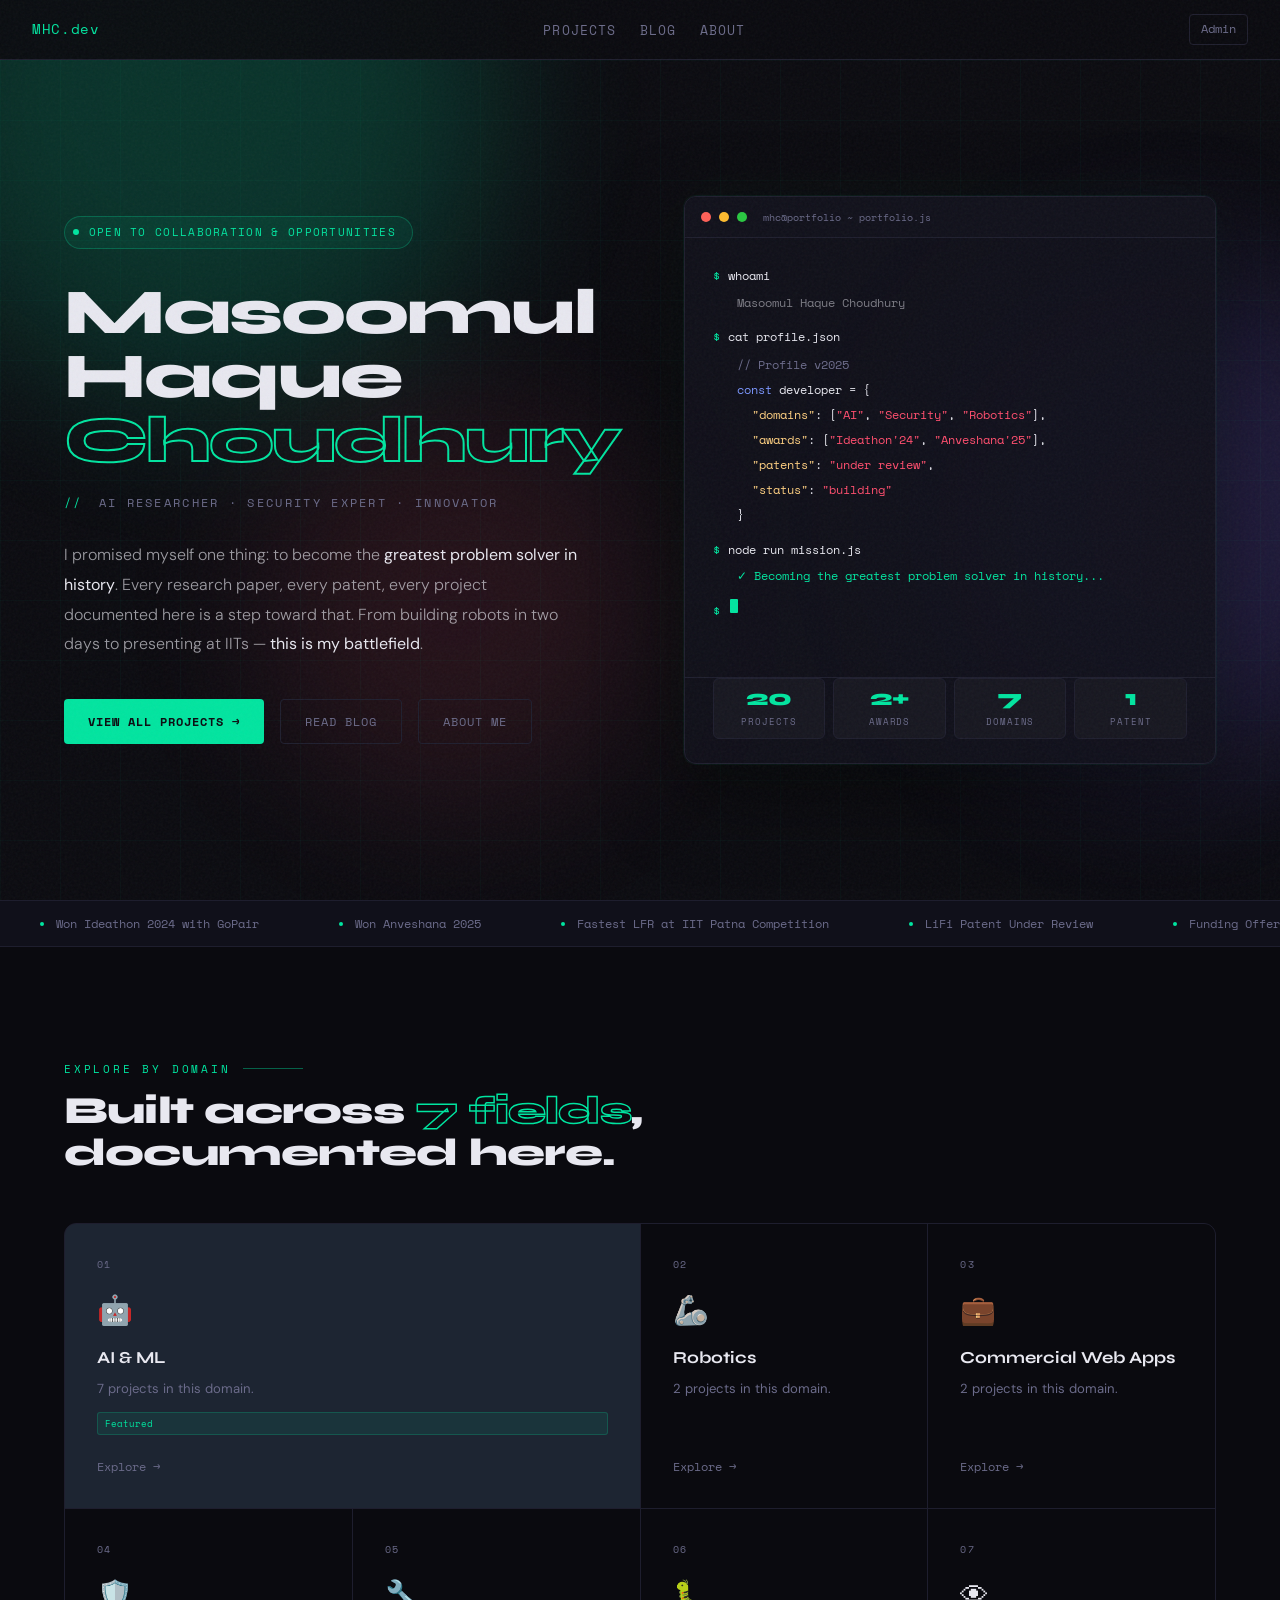
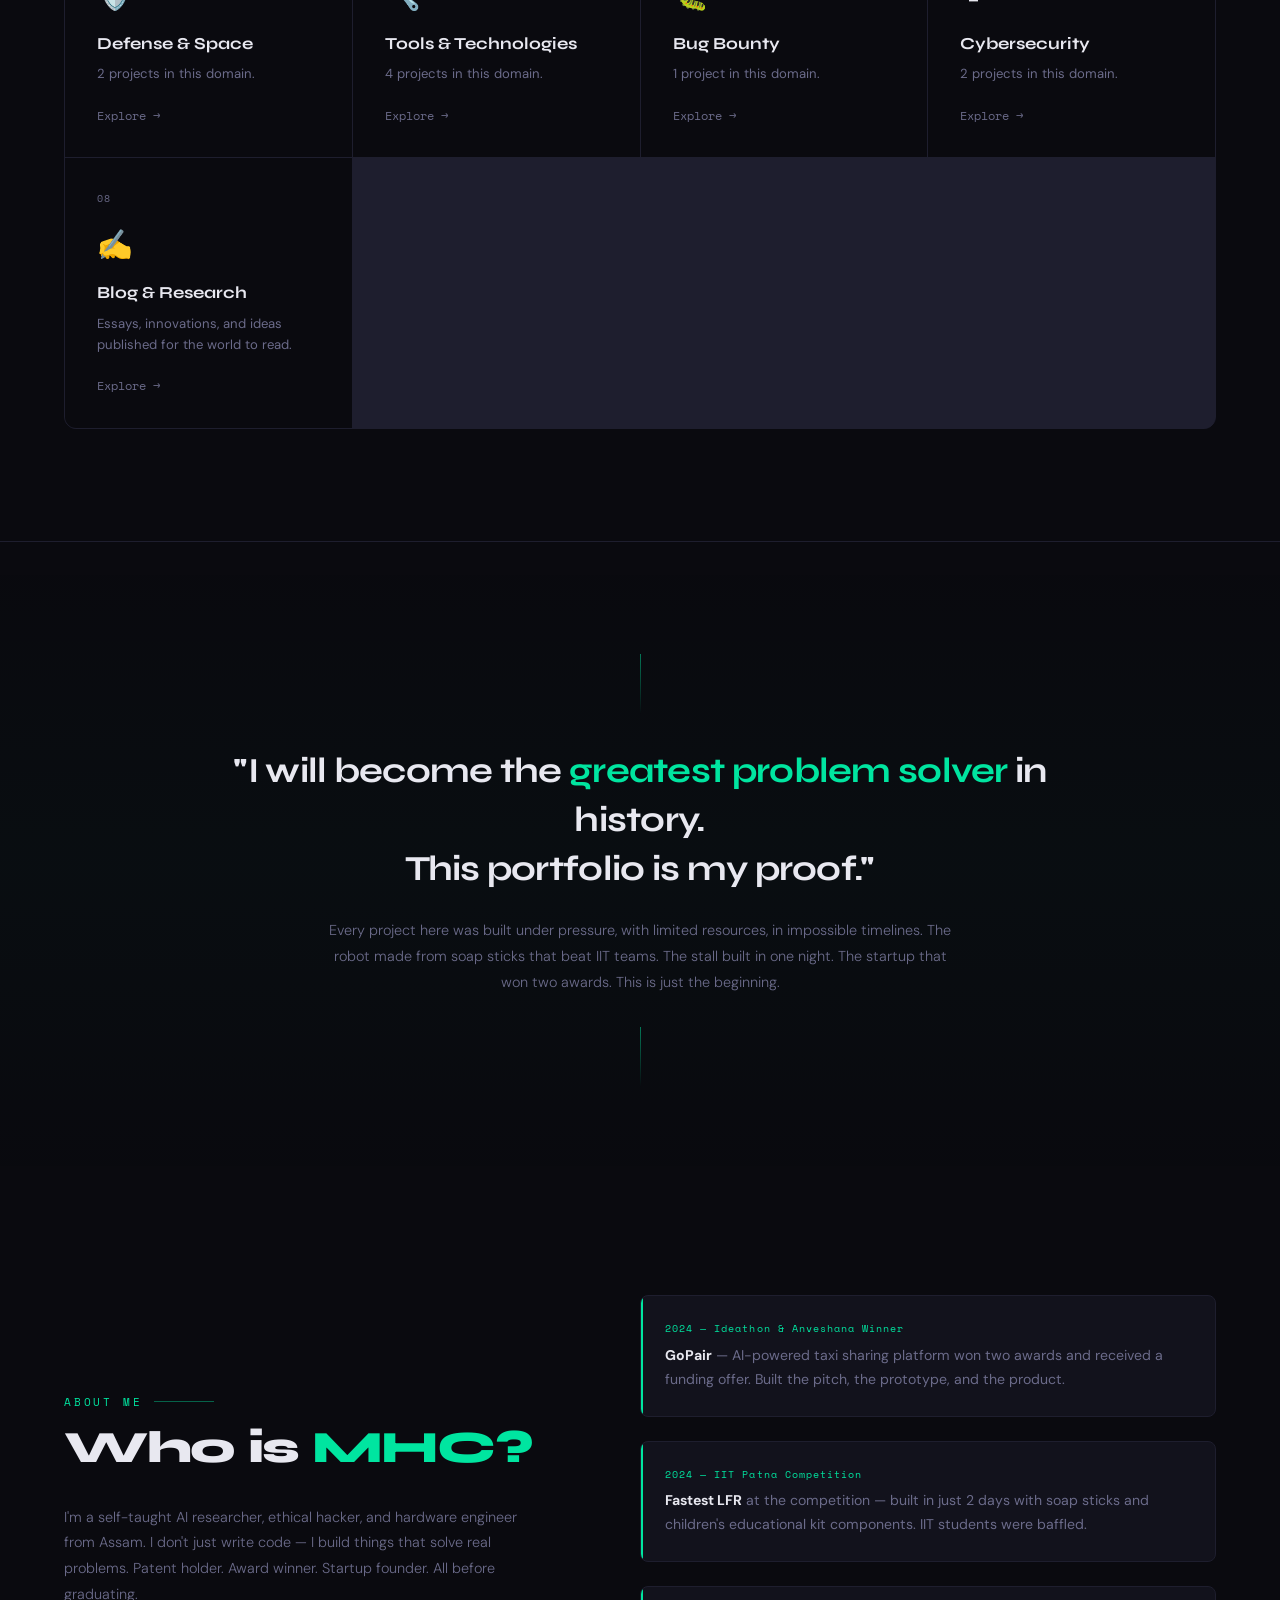
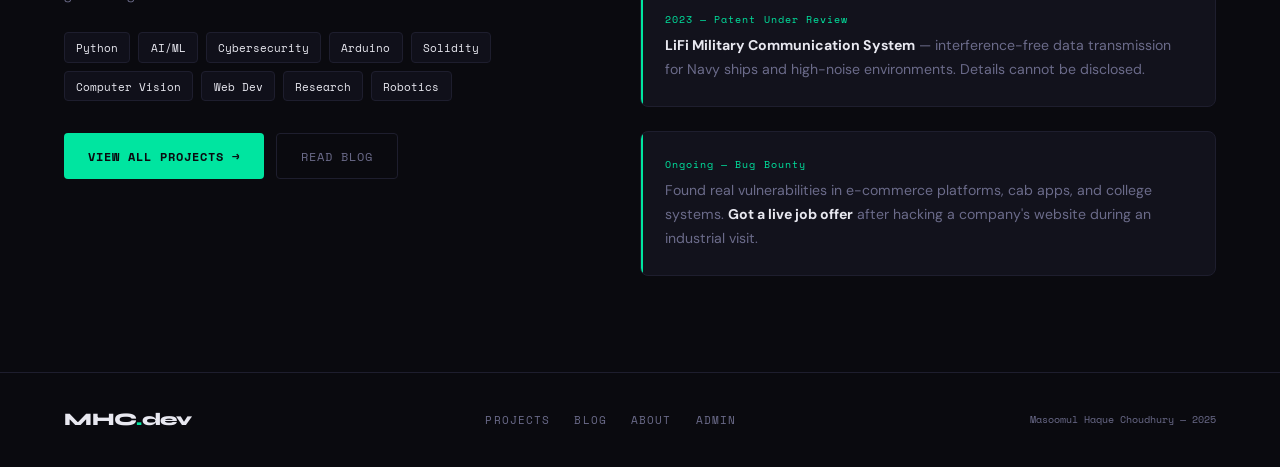
<file: index.html>
<!DOCTYPE html>
<html lang="en">
<head>
  <meta charset="UTF-8">
  <meta name="viewport" content="width=device-width, initial-scale=1.0">
  <title>Masoomul Haque Choudhury — AI Researcher & Security Expert</title>
  <meta name="description" content="AI Researcher, Security Expert, and Innovator. Documenting research, patents, and projects built to solve real-world problems.">
  <link rel="preconnect" href="https://fonts.googleapis.com">
  <link href="https://fonts.googleapis.com/css2?family=Space+Mono:wght@400;700&family=Syne:wght@400;600;700;800&family=DM+Sans:ital,opsz,wght@0,9..40,300;0,9..40,400;1,9..40,300&display=swap" rel="stylesheet">
  <link rel="stylesheet" href="style.css">
  <style>
    /* ===== HOMEPAGE EXCLUSIVE STYLES ===== */
    :root {
      --glow: rgba(0,229,160,0.15);
      --glow2: rgba(123,97,255,0.1);
    }

    /* Animated noise grain overlay */
    body::after {
      content: '';
      position: fixed;
      inset: 0;
      background-image: url("data:image/svg+xml,%3Csvg viewBox='0 0 512 512' xmlns='http://www.w3.org/2000/svg'%3E%3Cfilter id='n'%3E%3CfeTurbulence type='fractalNoise' baseFrequency='0.75' numOctaves='4' stitchTiles='stitch'/%3E%3C/filter%3E%3Crect width='100%25' height='100%25' filter='url(%23n)' opacity='0.045'/%3E%3C/svg%3E");
      pointer-events: none;
      z-index: 1000;
      opacity: 1;
    }

    /* ===== AURORA BACKGROUND ===== */
    .aurora {
      position: fixed;
      inset: 0;
      pointer-events: none;
      z-index: 0;
      overflow: hidden;
    }
    .aurora-blob {
      position: absolute;
      border-radius: 50%;
      filter: blur(80px);
      opacity: 0.18;
      animation: drift 18s ease-in-out infinite;
    }
    .aurora-blob:nth-child(1) {
      width: 600px; height: 600px;
      background: var(--accent);
      top: -200px; left: -100px;
      animation-delay: 0s; animation-duration: 20s;
    }
    .aurora-blob:nth-child(2) {
      width: 500px; height: 500px;
      background: var(--accent3);
      top: 30%; right: -150px;
      animation-delay: -7s; animation-duration: 25s;
    }
    .aurora-blob:nth-child(3) {
      width: 400px; height: 400px;
      background: var(--accent2);
      bottom: 10%; left: 20%;
      animation-delay: -14s; animation-duration: 22s;
      opacity: 0.1;
    }
    @keyframes drift {
      0%, 100% { transform: translate(0, 0) scale(1); }
      33% { transform: translate(60px, -40px) scale(1.05); }
      66% { transform: translate(-40px, 30px) scale(0.95); }
    }

    /* ===== GRID OVERLAY ===== */
    .grid-overlay {
      position: fixed;
      inset: 0;
      pointer-events: none;
      z-index: 0;
      background-image:
        linear-gradient(rgba(0,229,160,0.03) 1px, transparent 1px),
        linear-gradient(90deg, rgba(0,229,160,0.03) 1px, transparent 1px);
      background-size: 60px 60px;
    }

    /* ===== NAV ===== */
    .site-nav { z-index: 500; }

    /* ===== HERO ===== */
    .hero {
      position: relative;
      z-index: 10;
      min-height: 100vh;
      display: grid;
      grid-template-columns: 1fr 1fr;
      align-items: center;
      padding: 0 4rem;
      max-width: 1300px;
      margin: 0 auto;
      gap: 4rem;
      padding-top: 60px;
    }

    .hero-left { position: relative; }

    .hero-badge {
      display: inline-flex;
      align-items: center;
      gap: 0.6rem;
      background: rgba(0,229,160,0.06);
      border: 1px solid rgba(0,229,160,0.25);
      border-radius: 100px;
      padding: 0.4rem 1rem 0.4rem 0.5rem;
      margin-bottom: 2rem;
      animation: fadeSlideIn 0.6s ease both;
    }
    .hero-badge-dot {
      width: 6px; height: 6px;
      background: var(--accent);
      border-radius: 50%;
      animation: pulse 2s ease-in-out infinite;
    }
    @keyframes pulse { 0%,100%{box-shadow:0 0 0 0 rgba(0,229,160,0.4)} 50%{box-shadow:0 0 0 6px rgba(0,229,160,0)} }
    .hero-badge span {
      font-family: var(--mono);
      font-size: 0.68rem;
      color: var(--accent);
      letter-spacing: 0.12em;
      text-transform: uppercase;
    }

    .hero-name {
      font-family: 'Syne', sans-serif;
      font-size: clamp(3rem, 5vw, 5.2rem);
      font-weight: 800;
      line-height: 1.0;
      color: var(--text);
      letter-spacing: -0.03em;
      animation: fadeSlideIn 0.7s 0.1s ease both;
    }
    .hero-name .accent-word {
      color: transparent;
      -webkit-text-stroke: 2px var(--accent);
      display: inline-block;
    }
    .hero-name .name-line2 { display: block; }

    .hero-title-tag {
      font-family: var(--mono);
      font-size: 0.72rem;
      color: var(--muted);
      letter-spacing: 0.2em;
      text-transform: uppercase;
      margin-top: 1.25rem;
      margin-bottom: 1.75rem;
      animation: fadeSlideIn 0.7s 0.2s ease both;
      display: flex;
      align-items: center;
      gap: 1rem;
    }
    .hero-title-tag::before {
      content: '//';
      color: var(--accent);
    }

    .hero-manifesto {
      color: rgba(232,232,240,0.65);
      font-size: 1rem;
      line-height: 1.85;
      max-width: 520px;
      animation: fadeSlideIn 0.7s 0.3s ease both;
      font-family: 'DM Sans', sans-serif;
      font-weight: 300;
    }
    .hero-manifesto strong {
      color: var(--text);
      font-weight: 400;
    }

    .hero-cta {
      margin-top: 2.5rem;
      display: flex;
      gap: 1rem;
      flex-wrap: wrap;
      animation: fadeSlideIn 0.7s 0.4s ease both;
    }

    /* ===== HERO RIGHT — TERMINAL CARD ===== */
    .hero-right {
      animation: fadeSlideIn 0.8s 0.3s ease both;
    }
    .terminal-card {
      background: rgba(16,16,26,0.9);
      border: 1px solid var(--border);
      border-radius: 12px;
      overflow: hidden;
      box-shadow: 0 0 0 1px rgba(0,229,160,0.05), 0 30px 80px rgba(0,0,0,0.5), 0 0 60px rgba(0,229,160,0.04);
    }
    .terminal-topbar {
      background: var(--bg2);
      padding: 0.7rem 1rem;
      display: flex;
      align-items: center;
      gap: 0.5rem;
      border-bottom: 1px solid var(--border);
    }
    .terminal-dot {
      width: 10px; height: 10px;
      border-radius: 50%;
    }
    .terminal-dot.red { background: #ff5f57; }
    .terminal-dot.yellow { background: #febc2e; }
    .terminal-dot.green { background: #28c840; }
    .terminal-title {
      font-family: var(--mono);
      font-size: 0.65rem;
      color: var(--muted);
      margin-left: 0.5rem;
    }
    .terminal-body {
      padding: 1.5rem 1.75rem 2rem;
      font-family: var(--mono);
      font-size: 0.78rem;
      line-height: 2;
    }
    .t-prompt { color: var(--accent); }
    .t-cmd { color: var(--text); }
    .t-comment { color: var(--muted); }
    .t-string { color: #ffd080; }
    .t-keyword { color: #7b97ff; }
    .t-value { color: var(--accent2); }
    .t-line { display: flex; gap: 0.5rem; margin: 0.1rem 0; }
    .t-output { color: rgba(232,232,240,0.5); padding-left: 1.5rem; }
    .t-cursor {
      display: inline-block;
      width: 8px; height: 1.1em;
      background: var(--accent);
      animation: blink 1.1s step-end infinite;
      vertical-align: middle;
      margin-left: 2px;
      border-radius: 1px;
    }
    @keyframes blink { 0%,100%{opacity:1} 50%{opacity:0} }

    .stat-pills {
      display: flex;
      flex-wrap: wrap;
      gap: 0.5rem;
      margin-top: 1.25rem;
      padding-top: 1.25rem;
      border-top: 1px solid var(--border);
    }
    .stat-pill {
      background: var(--bg3);
      border: 1px solid var(--border);
      border-radius: 6px;
      padding: 0.5rem 0.85rem;
      text-align: center;
      flex: 1;
      min-width: 90px;
    }
    .stat-pill-num {
      font-family: 'Syne', sans-serif;
      font-size: 1.4rem;
      font-weight: 800;
      color: var(--accent);
      display: block;
      line-height: 1;
    }
    .stat-pill-label {
      font-family: var(--mono);
      font-size: 0.58rem;
      color: var(--muted);
      letter-spacing: 0.1em;
      text-transform: uppercase;
      margin-top: 0.25rem;
    }

    /* ===== ACHIEVEMENT TICKER ===== */
    .ticker-wrap {
      position: relative;
      z-index: 10;
      border-top: 1px solid var(--border);
      border-bottom: 1px solid var(--border);
      background: var(--bg2);
      overflow: hidden;
      padding: 0.8rem 0;
    }
    .ticker-track {
      display: flex;
      gap: 0;
      animation: ticker 30s linear infinite;
      white-space: nowrap;
    }
    .ticker-item {
      display: inline-flex;
      align-items: center;
      gap: 0.75rem;
      padding: 0 2.5rem;
      font-family: var(--mono);
      font-size: 0.72rem;
      color: var(--muted);
      white-space: nowrap;
      flex-shrink: 0;
    }
    .ticker-item .ticker-dot {
      width: 4px; height: 4px;
      background: var(--accent);
      border-radius: 50%;
      flex-shrink: 0;
    }
    @keyframes ticker { 0%{transform:translateX(0)} 100%{transform:translateX(-50%)} }

    /* ===== DOMAIN GRID ===== */
    .domains-section {
      position: relative;
      z-index: 10;
      padding: 7rem 4rem;
      max-width: 1300px;
      margin: 0 auto;
    }
    .section-eyebrow {
      font-family: var(--mono);
      font-size: 0.7rem;
      color: var(--accent);
      letter-spacing: 0.25em;
      text-transform: uppercase;
      margin-bottom: 0.75rem;
      display: flex;
      align-items: center;
      gap: 0.75rem;
    }
    .section-eyebrow::after {
      content: '';
      flex: 1;
      max-width: 60px;
      height: 1px;
      background: var(--accent);
      opacity: 0.4;
    }
    .section-title {
      font-family: 'Syne', sans-serif;
      font-size: clamp(1.8rem, 3vw, 2.8rem);
      font-weight: 800;
      color: var(--text);
      letter-spacing: -0.02em;
      margin-bottom: 3rem;
      line-height: 1.1;
    }
    .section-title em {
      font-style: normal;
      color: transparent;
      -webkit-text-stroke: 1.5px var(--accent);
    }

    .domain-grid {
      display: grid;
      grid-template-columns: repeat(4, 1fr);
      grid-template-rows: auto auto;
      gap: 1px;
      background: var(--border);
      border: 1px solid var(--border);
      border-radius: 12px;
      overflow: hidden;
    }
    .domain-card {
      background: var(--bg);
      padding: 2rem;
      text-decoration: none;
      color: var(--text);
      display: flex;
      flex-direction: column;
      gap: 0.6rem;
      transition: background 0.25s, transform 0.25s;
      position: relative;
      overflow: hidden;
      cursor: pointer;
    }
    .domain-card::after {
      content: '';
      position: absolute;
      inset: 0;
      background: radial-gradient(circle at var(--mx,50%) var(--my,50%), rgba(0,229,160,0.06) 0%, transparent 60%);
      opacity: 0;
      transition: opacity 0.3s;
      pointer-events: none;
    }
    .domain-card:hover { background: var(--bg2); }
    .domain-card:hover::after { opacity: 1; }
    /* Collage background */
    .domain-card .collage-bg {
      position: absolute; inset: 0; z-index: 0; display: grid; overflow: hidden; pointer-events: none;
    }
    .domain-card .collage-bg img { width: 100%; height: 100%; object-fit: cover; display: block; }
    .domain-card .collage-overlay {
      position: absolute; inset: 0; z-index: 1; pointer-events: none;
    }
    .domain-card > *:not(.collage-bg):not(.collage-overlay) { position: relative; z-index: 2; }
    .domain-card.has-collage { background: transparent !important; }
    .domain-card.has-collage:hover { background: transparent !important; }
    .domain-card.featured {
      grid-column: span 2;
      background: rgba(0,229,160,0.03);
    }
    .domain-num {
      font-family: var(--mono);
      font-size: 0.6rem;
      color: var(--muted);
      letter-spacing: 0.15em;
    }
    .domain-icon {
      font-size: 1.8rem;
      margin: 0.25rem 0;
    }
    .domain-title {
      font-family: 'Syne', sans-serif;
      font-size: 1.05rem;
      font-weight: 700;
      color: var(--text);
      line-height: 1.2;
    }
    .domain-desc {
      font-size: 0.82rem;
      color: var(--muted);
      line-height: 1.6;
      flex: 1;
    }
    .domain-arrow {
      font-family: var(--mono);
      font-size: 0.72rem;
      color: var(--muted);
      margin-top: 0.75rem;
      display: inline-flex;
      align-items: center;
      gap: 0.35rem;
      transition: color 0.2s, gap 0.2s;
    }
    .domain-card:hover .domain-arrow { color: var(--accent); gap: 0.6rem; }
    .domain-tag-mini {
      display: inline-block;
      font-family: var(--mono);
      font-size: 0.58rem;
      color: var(--accent);
      background: rgba(0,229,160,0.08);
      border: 1px solid rgba(0,229,160,0.2);
      border-radius: 3px;
      padding: 0.15rem 0.45rem;
      margin-top: 0.25rem;
    }

    /* ===== MANIFESTO SECTION ===== */
    .manifesto-section {
      position: relative;
      z-index: 10;
      padding: 5rem 4rem;
      border-top: 1px solid var(--border);
      background: linear-gradient(to bottom, transparent, rgba(0,229,160,0.02), transparent);
    }
    .manifesto-inner {
      max-width: 900px;
      margin: 0 auto;
      text-align: center;
    }
    .manifesto-quote {
      font-family: 'Syne', sans-serif;
      font-size: clamp(1.4rem, 3vw, 2.2rem);
      font-weight: 700;
      color: var(--text);
      line-height: 1.4;
      letter-spacing: -0.02em;
    }
    .manifesto-quote .hl { color: var(--accent); }
    .manifesto-sub {
      margin-top: 1.5rem;
      font-size: 0.9rem;
      color: var(--muted);
      line-height: 1.8;
      max-width: 640px;
      margin-left: auto;
      margin-right: auto;
      font-family: 'DM Sans', sans-serif;
      font-weight: 300;
    }
    .manifesto-line {
      display: block;
      width: 1px;
      height: 60px;
      background: linear-gradient(to bottom, var(--accent), transparent);
      margin: 2rem auto;
      opacity: 0.5;
    }

    /* ===== ABOUT SPLIT ===== */
    .about-section {
      position: relative;
      z-index: 10;
      padding: 6rem 4rem;
      max-width: 1300px;
      margin: 0 auto;
      display: grid;
      grid-template-columns: 1fr 1.2fr;
      gap: 6rem;
      align-items: center;
    }
    .about-left .section-eyebrow { margin-bottom: 0.75rem; }
    .about-big-title {
      font-family: 'Syne', sans-serif;
      font-size: clamp(2rem, 3.5vw, 3rem);
      font-weight: 800;
      color: var(--text);
      line-height: 1.1;
      letter-spacing: -0.03em;
      margin-bottom: 2rem;
    }
    .about-big-title em {
      font-style: normal;
      color: var(--accent);
    }
    .about-skills {
      display: flex;
      flex-wrap: wrap;
      gap: 0.5rem;
      margin-top: 1.5rem;
    }
    .skill-chip {
      font-family: var(--mono);
      font-size: 0.7rem;
      color: var(--text);
      background: var(--bg2);
      border: 1px solid var(--border);
      border-radius: 4px;
      padding: 0.3rem 0.7rem;
      transition: border-color 0.2s;
    }
    .skill-chip:hover { border-color: var(--accent); color: var(--accent); }
    .about-right {
      display: flex;
      flex-direction: column;
      gap: 1.5rem;
    }
    .about-block {
      background: var(--card);
      border: 1px solid var(--border);
      border-radius: 8px;
      padding: 1.5rem;
      position: relative;
      overflow: hidden;
    }
    .about-block::before {
      content: '';
      position: absolute;
      left: 0; top: 0; bottom: 0;
      width: 2px;
      background: var(--accent);
    }
    .about-block-year {
      font-family: var(--mono);
      font-size: 0.65rem;
      color: var(--accent);
      margin-bottom: 0.35rem;
      letter-spacing: 0.1em;
    }
    .about-block-text {
      font-size: 0.88rem;
      color: var(--muted);
      line-height: 1.7;
    }
    .about-block-text strong { color: var(--text); }

    /* ===== FOOTER ===== */
    .site-footer-home {
      position: relative;
      z-index: 10;
      border-top: 1px solid var(--border);
      padding: 2rem 4rem;
      display: flex;
      justify-content: space-between;
      align-items: center;
      flex-wrap: wrap;
      gap: 1rem;
    }
    .footer-brand {
      font-family: 'Syne', sans-serif;
      font-size: 1.1rem;
      font-weight: 800;
      color: var(--text);
      letter-spacing: -0.02em;
    }
    .footer-brand span { color: var(--accent); }
    .footer-links {
      display: flex;
      gap: 1.5rem;
    }
    .footer-links a {
      font-family: var(--mono);
      font-size: 0.7rem;
      color: var(--muted);
      text-decoration: none;
      letter-spacing: 0.1em;
      text-transform: uppercase;
      transition: color 0.2s;
    }
    .footer-links a:hover { color: var(--accent); }

    /* ===== ANIMATIONS ===== */
    @keyframes fadeSlideIn {
      from { opacity: 0; transform: translateY(20px); }
      to { opacity: 1; transform: translateY(0); }
    }

    .reveal {
      opacity: 0;
      transform: translateY(30px);
      transition: opacity 0.7s ease, transform 0.7s ease;
    }
    .reveal.visible {
      opacity: 1;
      transform: translateY(0);
    }
    .reveal-delay-1 { transition-delay: 0.1s; }
    .reveal-delay-2 { transition-delay: 0.2s; }
    .reveal-delay-3 { transition-delay: 0.3s; }

    /* ===== RESPONSIVE ===== */
    @media (max-width: 900px) {
      .hero { grid-template-columns: 1fr; padding: 6rem 1.5rem 3rem; gap: 3rem; }
      .hero-right { display: none; }
      .domains-section { padding: 4rem 1.5rem; }
      .domain-grid { grid-template-columns: 1fr 1fr; }
      .domain-card.featured { grid-column: span 2; }
      .about-section { grid-template-columns: 1fr; gap: 3rem; padding: 4rem 1.5rem; }
      .manifesto-section { padding: 4rem 1.5rem; }
      .site-footer-home { padding: 1.5rem; flex-direction: column; text-align: center; }
    }
    @media (max-width: 600px) {
      .hero-name { font-size: 2.5rem; }
      .domain-grid { grid-template-columns: 1fr; }
      .domain-card.featured { grid-column: span 1; }
      .footer-links { flex-wrap: wrap; justify-content: center; gap: 1rem; }
    }
  </style>
</head>
<body>

  <!-- AURORA BACKGROUND -->
  <div class="aurora">
    <div class="aurora-blob"></div>
    <div class="aurora-blob"></div>
    <div class="aurora-blob"></div>
  </div>
  <div class="grid-overlay"></div>

  <!-- NAV -->
  <nav class="site-nav">
    <a href="index.html" class="nav-logo">MHC.dev</a>
    <ul class="nav-links" id="navLinks">
      <li><a href="projects.html">Projects</a></li>
      <li><a href="blog.html">Blog</a></li>
      <li><a href="#about">About</a></li>
    </ul>
    <div style="display:flex;align-items:center;gap:1rem;">
      <a href="admin.html" class="nav-admin-link">Admin</a>
      <button class="nav-toggle" id="navToggle" aria-label="Menu">
        <span></span><span></span><span></span>
      </button>
    </div>
  </nav>

  <!-- HERO -->
  <section class="hero" id="home">
    <div class="hero-left">
      <div class="hero-badge">
        <div class="hero-badge-dot"></div>
        <span>Open to Collaboration &amp; Opportunities</span>
      </div>

      <h1 class="hero-name">
        Masoomul
        <span class="name-line2">Haque <span class="accent-word">Choudhury</span></span>
      </h1>

      <div class="hero-title-tag">AI Researcher &nbsp;·&nbsp; Security Expert &nbsp;·&nbsp; Innovator</div>

      <p class="hero-manifesto">
        I promised myself one thing: to become the <strong>greatest problem solver in history</strong>. Every research paper, every patent, every project documented here is a step toward that. From building robots in two days to presenting at IITs — <strong>this is my battlefield</strong>.
      </p>

      <div class="hero-cta">
        <a href="projects.html" class="btn-primary">View All Projects &rarr;</a>
        <a href="blog.html" class="btn-ghost">Read Blog</a>
        <a href="#about" class="btn-ghost">About Me</a>
      </div>
    </div>

    <div class="hero-right">
      <div class="terminal-card">
        <div class="terminal-topbar">
          <div class="terminal-dot red"></div>
          <div class="terminal-dot yellow"></div>
          <div class="terminal-dot green"></div>
          <span class="terminal-title">mhc@portfolio ~ portfolio.js</span>
        </div>
        <div class="terminal-body">
          <div class="t-line"><span class="t-prompt">$</span><span class="t-cmd">whoami</span></div>
          <div class="t-output">Masoomul Haque Choudhury</div>
          <div class="t-line" style="margin-top:0.6rem;"><span class="t-prompt">$</span><span class="t-cmd">cat profile.json</span></div>
          <div style="padding-left:1.5rem;margin-top:0.2rem;">
            <div class="t-comment">// Profile v2025</div>
            <div><span class="t-keyword">const</span> <span class="t-cmd">developer</span> = {</div>
            <div style="padding-left:1.2em;"><span class="t-string">"domains"</span>: [<span class="t-value">"AI"</span>, <span class="t-value">"Security"</span>, <span class="t-value">"Robotics"</span>],</div>
            <div style="padding-left:1.2em;"><span class="t-string">"awards"</span>: [<span class="t-value">"Ideathon'24"</span>, <span class="t-value">"Anveshana'25"</span>],</div>
            <div style="padding-left:1.2em;"><span class="t-string">"patents"</span>: <span class="t-value">"under review"</span>,</div>
            <div style="padding-left:1.2em;"><span class="t-string">"status"</span>: <span class="t-value">"building"</span></div>
            <div>}</div>
          </div>
          <div class="t-line" style="margin-top:0.6rem;"><span class="t-prompt">$</span><span class="t-cmd">node run mission.js</span></div>
          <div class="t-output" style="color:var(--accent);">✓ Becoming the greatest problem solver in history...</div>
          <div class="t-line" style="margin-top:0.6rem;"><span class="t-prompt">$</span><span class="t-cursor"></span></div>
        </div>
        <div class="stat-pills" style="padding:0 1.75rem 1.5rem;">
          <div class="stat-pill">
            <span class="stat-pill-num" id="stat-projects">14</span>
            <div class="stat-pill-label">Projects</div>
          </div>
          <div class="stat-pill">
            <span class="stat-pill-num">2+</span>
            <div class="stat-pill-label">Awards</div>
          </div>
          <div class="stat-pill">
            <span class="stat-pill-num">7</span>
            <div class="stat-pill-label">Domains</div>
          </div>
          <div class="stat-pill">
            <span class="stat-pill-num">1</span>
            <div class="stat-pill-label">Patent</div>
          </div>
        </div>
      </div>
    </div>
  </section>

  <!-- ACHIEVEMENT TICKER -->
  <div class="ticker-wrap">
    <div class="ticker-track" id="tickerTrack">
      <span class="ticker-item"><span class="ticker-dot"></span>Won Ideathon 2024 with GoPair</span>
      <span class="ticker-item"><span class="ticker-dot"></span>Won Anveshana 2025</span>
      <span class="ticker-item"><span class="ticker-dot"></span>Fastest LFR at IIT Patna Competition</span>
      <span class="ticker-item"><span class="ticker-dot"></span>LiFi Patent Under Review</span>
      <span class="ticker-item"><span class="ticker-dot"></span>Funding Offer from Bineswar Brahma Engineering College</span>
      <span class="ticker-item"><span class="ticker-dot"></span>Hacked a Company Live During Industrial Visit — Got a Job Offer</span>
      <span class="ticker-item"><span class="ticker-dot"></span>Built USB Rubber Ducky for ₹700 vs ₹6000 Original</span>
      <span class="ticker-item"><span class="ticker-dot"></span>Research Published on Zenodo</span>
      <!-- Duplicate for infinite loop -->
      <span class="ticker-item"><span class="ticker-dot"></span>Won Ideathon 2024 with GoPair</span>
      <span class="ticker-item"><span class="ticker-dot"></span>Won Anveshana 2025</span>
      <span class="ticker-item"><span class="ticker-dot"></span>Fastest LFR at IIT Patna Competition</span>
      <span class="ticker-item"><span class="ticker-dot"></span>LiFi Patent Under Review</span>
      <span class="ticker-item"><span class="ticker-dot"></span>Funding Offer from Bineswar Brahma Engineering College</span>
      <span class="ticker-item"><span class="ticker-dot"></span>Hacked a Company Live During Industrial Visit — Got a Job Offer</span>
      <span class="ticker-item"><span class="ticker-dot"></span>Built USB Rubber Ducky for ₹700 vs ₹6000 Original</span>
      <span class="ticker-item"><span class="ticker-dot"></span>Research Published on Zenodo</span>
    </div>
  </div>

  <!-- DOMAIN GRID -->
  <section class="domains-section" id="work">
    <div class="reveal">
      <div class="section-eyebrow">Explore by Domain</div>
      <h2 class="section-title" id="domains-heading">Built across <em>fields</em>,<br>documented here.</h2>
    </div>
    <div class="domain-grid reveal reveal-delay-1" id="domainGrid"></div>
  </section>

  <!-- MANIFESTO -->
  <section class="manifesto-section">
    <div class="manifesto-inner reveal">
      <span class="manifesto-line"></span>
      <div class="manifesto-quote">
        "I will become the <span class="hl">greatest problem solver</span> in history.<br>
        This portfolio is my proof."
      </div>
      <p class="manifesto-sub">
        Every project here was built under pressure, with limited resources, in impossible timelines.
        The robot made from soap sticks that beat IIT teams. The stall built in one night.
        The startup that won two awards. This is just the beginning.
      </p>
      <span class="manifesto-line"></span>
    </div>
  </section>

  <!-- ABOUT -->
  <section class="about-section" id="about">
    <div class="about-left reveal">
      <div class="section-eyebrow">About Me</div>
      <h2 class="about-big-title">Building the<br><em>impossible</em>,<br>one project at a time.</h2>
      <p style="color:var(--muted);font-size:0.9rem;line-height:1.8;font-family:'DM Sans',sans-serif;font-weight:300;">
        I'm Masoomul Haque Choudhury — an AI researcher, security expert, and relentless builder from Assam, India. My work spans artificial intelligence, cybersecurity, robotics, defense, and commercial software. I don't just study problems — I build solutions for them.
      </p>
      <div class="about-skills">
        <span class="skill-chip">Python</span>
        <span class="skill-chip">AI/ML</span>
        <span class="skill-chip">Cybersecurity</span>
        <span class="skill-chip">Arduino</span>
        <span class="skill-chip">Solidity</span>
        <span class="skill-chip">Computer Vision</span>
        <span class="skill-chip">Web Dev</span>
        <span class="skill-chip">Research</span>
        <span class="skill-chip">Robotics</span>
      </div>
      <div style="margin-top:2rem;display:flex;gap:0.75rem;flex-wrap:wrap;">
        <a href="projects.html" class="btn-primary">View All Projects &rarr;</a>
        <a href="blog.html" class="btn-ghost">Read Blog</a>
      </div>
    </div>

    <div class="about-right reveal reveal-delay-2">
      <div class="about-block">
        <div class="about-block-year">2024 — Ideathon &amp; Anveshana Winner</div>
        <div class="about-block-text"><strong>GoPair</strong> — AI-powered taxi sharing platform won two awards and received a funding offer. Built the pitch, the prototype, and the product.</div>
      </div>
      <div class="about-block">
        <div class="about-block-year">2024 — IIT Patna Competition</div>
        <div class="about-block-text"><strong>Fastest LFR</strong> at the competition — built in just 2 days with soap sticks and children's educational kit components. IIT students were baffled.</div>
      </div>
      <div class="about-block">
        <div class="about-block-year">2023 — Patent Under Review</div>
        <div class="about-block-text"><strong>LiFi Military Communication System</strong> — interference-free data transmission for Navy ships and high-noise environments. Details cannot be disclosed.</div>
      </div>
      <div class="about-block">
        <div class="about-block-year">Ongoing — Bug Bounty</div>
        <div class="about-block-text">Found real vulnerabilities in e-commerce platforms, cab apps, and college systems. <strong>Got a live job offer</strong> after hacking a company's website during an industrial visit.</div>
      </div>
    </div>
  </section>

  <!-- FOOTER -->
  <footer class="site-footer-home">
    <div class="footer-brand">MHC<span>.</span>dev</div>
    <div class="footer-links">
      <a href="projects.html">Projects</a>
      <a href="blog.html">Blog</a>
      <a href="#about">About</a>
      <a href="admin.html">Admin</a>
    </div>
    <div style="font-family:var(--mono);font-size:0.65rem;color:var(--muted);">
      Masoomul Haque Choudhury &mdash; 2025
    </div>
  </footer>

  <script src="data.js"></script>
  <script>
  // Build domain grid dynamically from categories
  (function buildDomainGrid() {
    refreshCategoryNames();
    const cats = getCategories();
    const grid = document.getElementById('domainGrid');
    if (!grid || !cats.length) return;

    // Map category id → static page (for existing pages)
    const pageMap = {
      'ai-cybersecurity': 'ai-cybersecurity.html',
      'defense':          'defense-space.html',
      'robotics':         'robotics.html',
      'commercial':       'commercial.html',
      'realworld':        'realworld.html',
      'tools':            'tools.html',
      'bugbounty':        'bugbounty.html'
    };

    // Update heading count
    const heading = document.getElementById('domains-heading');
    if (heading) heading.innerHTML = `Built across <em>${cats.length} fields</em>,<br>documented here.`;

    grid.innerHTML = cats.map((c, i) => {
      const num     = String(i + 1).padStart(2, '0');
      const href    = pageMap[c.id] || `projects.html?cat=${encodeURIComponent(c.id)}`;
      const isFirst = i === 0;
      // project count for this category
      const count   = getProjects(c.id).length;
      // Collage background
      const collage = typeof getCategoryCollage === 'function' ? getCategoryCollage(c.id) : null;
      let collageHtml = '';
      if (collage && collage.enabled && collage.photos && collage.photos.length) {
        const cols = Math.min(collage.cols || 3, collage.photos.length);
        collageHtml = `<div class="collage-bg" style="grid-template-columns:repeat(${cols},1fr);filter:blur(${collage.blur||8}px);transform:scale(1.05);">` +
          collage.photos.map(src => `<img src="${src}" alt="" loading="lazy">`).join('') +
          `</div><div class="collage-overlay" style="background:rgba(10,10,15,${collage.opacity!==undefined?collage.opacity:0.75});"></div>`;
      }
      const hasCollage = collage && collage.enabled && collage.photos && collage.photos.length;
      return `<a href="${href}" class="domain-card ${isFirst ? 'featured' : ''} ${hasCollage ? 'has-collage' : ''}">
        ${collageHtml}
        <span class="domain-num">${num}</span>
        <div class="domain-icon">${c.icon}</div>
        <div class="domain-title">${c.name}</div>
        <p class="domain-desc">${count} project${count !== 1 ? 's' : ''} in this domain.</p>
        ${isFirst ? '<span class="domain-tag-mini">Featured</span>' : ''}
        <div class="domain-arrow">Explore &rarr;</div>
      </a>`;
    }).join('') +
    // Always keep Blog card at the end
    `<a href="blog.html" class="domain-card">
      <span class="domain-num">${String(cats.length + 1).padStart(2, '0')}</span>
      <div class="domain-icon">✍️</div>
      <div class="domain-title">Blog &amp; Research</div>
      <p class="domain-desc">Essays, innovations, and ideas published for the world to read.</p>
      <div class="domain-arrow">Explore &rarr;</div>
    </a>`;
  })();

  (function applyHomeContent() {
    const h = getHomeContent();
    if (!h) return;
    const s = (sel, html, attr) => {
      const el = document.querySelector(sel);
      if (!el) return;
      if (attr) el[attr] = html;
      else el.innerHTML = html;
    };
    const t = (sel, text) => { const el=document.querySelector(sel); if(el&&text)el.textContent=text; };
    if (h.badge)        t('.hero-badge span', h.badge);
    if (h.name1)        t('.hero-name', ''); // rebuild
    if (h.name1 || h.name2 || h.accentWord) {
      const nameEl = document.querySelector('.hero-name');
      if (nameEl) nameEl.innerHTML = `${h.name1||'Masoomul'}<span class="name-line2">${h.name2||'Haque'} <span class="accent-word">${h.accentWord||'Choudhury'}</span></span>`;
    }
    if (h.titleTag)     t('.hero-title-tag', h.titleTag);
    if (h.manifesto)    s('.hero-manifesto', h.manifesto);
    if (h.statProjects) t('#stat-projects', h.statProjects);
    if (h.terminalMission) t('.t-output[style*="accent"]', h.terminalMission);
    if (h.aboutTitle)   s('.about-big-title', h.aboutTitle);
    if (h.aboutIntro) {
      const p = document.querySelector('.about-left > p');
      if (p) p.textContent = h.aboutIntro;
    }
    // Stats in terminal
    if (h.statProjects || h.statAwards || h.statDomains || h.statPatents) {
      const pills = document.querySelectorAll('.stat-pill-num');
      if (pills[0] && h.statProjects) pills[0].textContent = h.statProjects;
      if (pills[1] && h.statAwards)   pills[1].textContent = h.statAwards;
      if (pills[2] && h.statDomains)  pills[2].textContent = h.statDomains;
      if (pills[3] && h.statPatents)  pills[3].textContent = h.statPatents;
    }
    // Ticker
    if (h.ticker && h.ticker.length) {
      const track = document.getElementById('tickerTrack');
      if (track) {
        const items = [...h.ticker, ...h.ticker]; // duplicate for infinite loop
        track.innerHTML = items.map(item =>
          `<span class="ticker-item"><span class="ticker-dot"></span>${item}</span>`).join('');
      }
    }
  })();
  </script>
  <script>
    // Update stats
    try {
      document.getElementById('stat-projects').textContent = getProjects().length;
    } catch(e) {}

    // Mobile nav
    document.getElementById('navToggle').addEventListener('click', () => {
      document.getElementById('navLinks').classList.toggle('open');
    });

    // Mouse glow on domain cards
    document.querySelectorAll('.domain-card').forEach(card => {
      card.addEventListener('mousemove', e => {
        const rect = card.getBoundingClientRect();
        const x = ((e.clientX - rect.left) / rect.width * 100).toFixed(1) + '%';
        const y = ((e.clientY - rect.top) / rect.height * 100).toFixed(1) + '%';
        card.style.setProperty('--mx', x);
        card.style.setProperty('--my', y);
      });
    });

    // Scroll reveal
    const revealObserver = new IntersectionObserver((entries) => {
      entries.forEach(e => {
        if (e.isIntersecting) {
          e.target.classList.add('visible');
          revealObserver.unobserve(e.target);
        }
      });
    }, { threshold: 0.1 });
    document.querySelectorAll('.reveal').forEach(el => revealObserver.observe(el));
  </script>
</body>
</html>
</file>
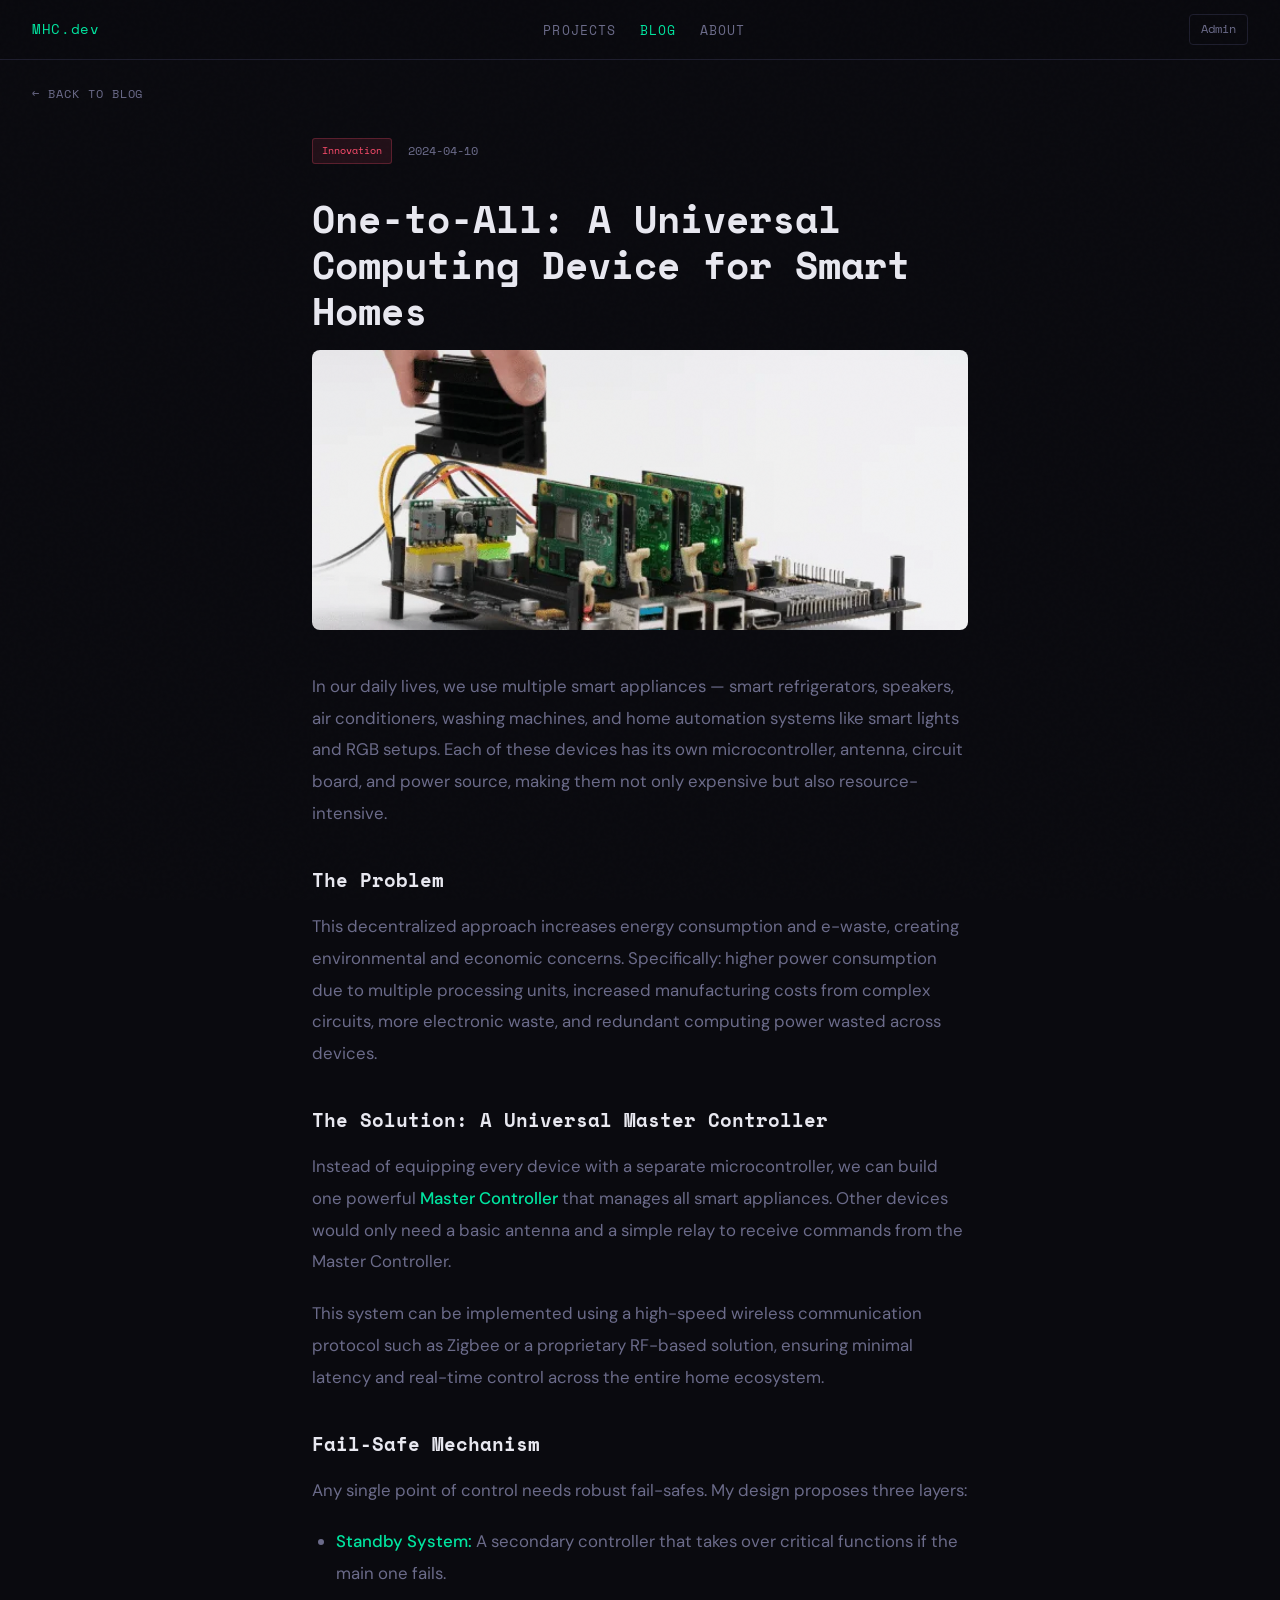
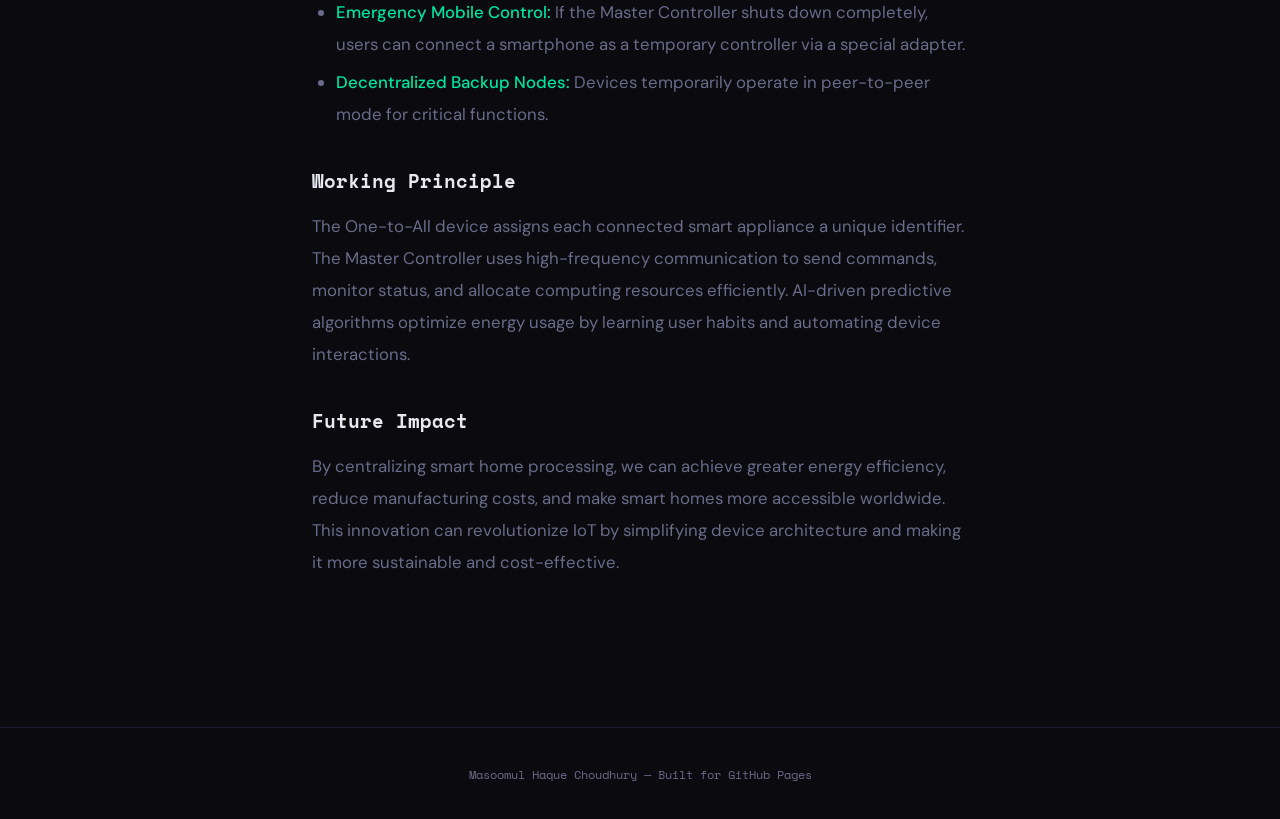
<file: blogs/OneToAll.html>
<!DOCTYPE html>
<html lang="en">
<head>
  <meta charset="UTF-8">
  <meta name="viewport" content="width=device-width, initial-scale=1.0">
  <title>One-to-All Computing Device — MHC Blog</title>
  <link rel="stylesheet" href="../style.css">
</head>
<body>
  <nav class="site-nav">
    <a href="../index.html" class="nav-logo">MHC.dev</a>
    <ul class="nav-links" id="navLinks">
      <li><a href="../projects.html">Projects</a></li>
      <li><a href="../blog.html" class="active">Blog</a></li>
      <li><a href="../index.html#about">About</a></li>
    </ul>
    <div style="display:flex;align-items:center;gap:1rem;">
      <a href="../admin.html" class="nav-admin-link">Admin</a>
      <button class="nav-toggle" id="navToggle" aria-label="Menu">
        <span></span><span></span><span></span>
      </button>
    </div>
  </nav>

  <div class="page-wrap">
    <a href="../blog.html" class="back-link">&larr; Back to Blog</a>

    <div class="article-wrap fade-up">
      <div class="article-meta">
        <span class="post-cat">Innovation</span>
        <span>2024-04-10</span>
      </div>
      <h1 class="article-title">One-to-All: A Universal Computing Device for Smart Homes</h1>
      <img src="../media/onetoall.webp" alt="One-to-All concept" class="article-cover" onerror="this.style.display='none'">

      <div class="article-body">
        <p>
          In our daily lives, we use multiple smart appliances — smart refrigerators, speakers, air conditioners,
          washing machines, and home automation systems like smart lights and RGB setups. Each of these devices has its
          own microcontroller, antenna, circuit board, and power source, making them not only expensive but also
          resource-intensive.
        </p>

        <h2>The Problem</h2>
        <p>
          This decentralized approach increases energy consumption and e-waste, creating environmental and economic concerns.
          Specifically: higher power consumption due to multiple processing units, increased manufacturing costs from complex
          circuits, more electronic waste, and redundant computing power wasted across devices.
        </p>

        <h2>The Solution: A Universal Master Controller</h2>
        <p>
          Instead of equipping every device with a separate microcontroller, we can build one powerful <strong>Master Controller</strong>
          that manages all smart appliances. Other devices would only need a basic antenna and a simple relay to receive
          commands from the Master Controller.
        </p>
        <p>
          This system can be implemented using a high-speed wireless communication protocol such as Zigbee or a proprietary
          RF-based solution, ensuring minimal latency and real-time control across the entire home ecosystem.
        </p>

        <h2>Fail-Safe Mechanism</h2>
        <p>
          Any single point of control needs robust fail-safes. My design proposes three layers:
        </p>
        <ul>
          <li><strong>Standby System:</strong> A secondary controller that takes over critical functions if the main one fails.</li>
          <li><strong>Emergency Mobile Control:</strong> If the Master Controller shuts down completely, users can connect a smartphone as a temporary controller via a special adapter.</li>
          <li><strong>Decentralized Backup Nodes:</strong> Devices temporarily operate in peer-to-peer mode for critical functions.</li>
        </ul>

        <h2>Working Principle</h2>
        <p>
          The One-to-All device assigns each connected smart appliance a unique identifier. The Master Controller uses
          high-frequency communication to send commands, monitor status, and allocate computing resources efficiently.
          AI-driven predictive algorithms optimize energy usage by learning user habits and automating device interactions.
        </p>

        <h2>Future Impact</h2>
        <p>
          By centralizing smart home processing, we can achieve greater energy efficiency, reduce manufacturing costs,
          and make smart homes more accessible worldwide. This innovation can revolutionize IoT by simplifying device
          architecture and making it more sustainable and cost-effective.
        </p>
      </div>
    </div>

    <footer class="site-footer"><span>Masoomul Haque Choudhury &mdash; Built for GitHub Pages</span></footer>
  </div>

  <script>
    document.getElementById('navToggle').addEventListener('click', () => {
      document.getElementById('navLinks').classList.toggle('open');
    });
  </script>
</body>
</html>
</file>
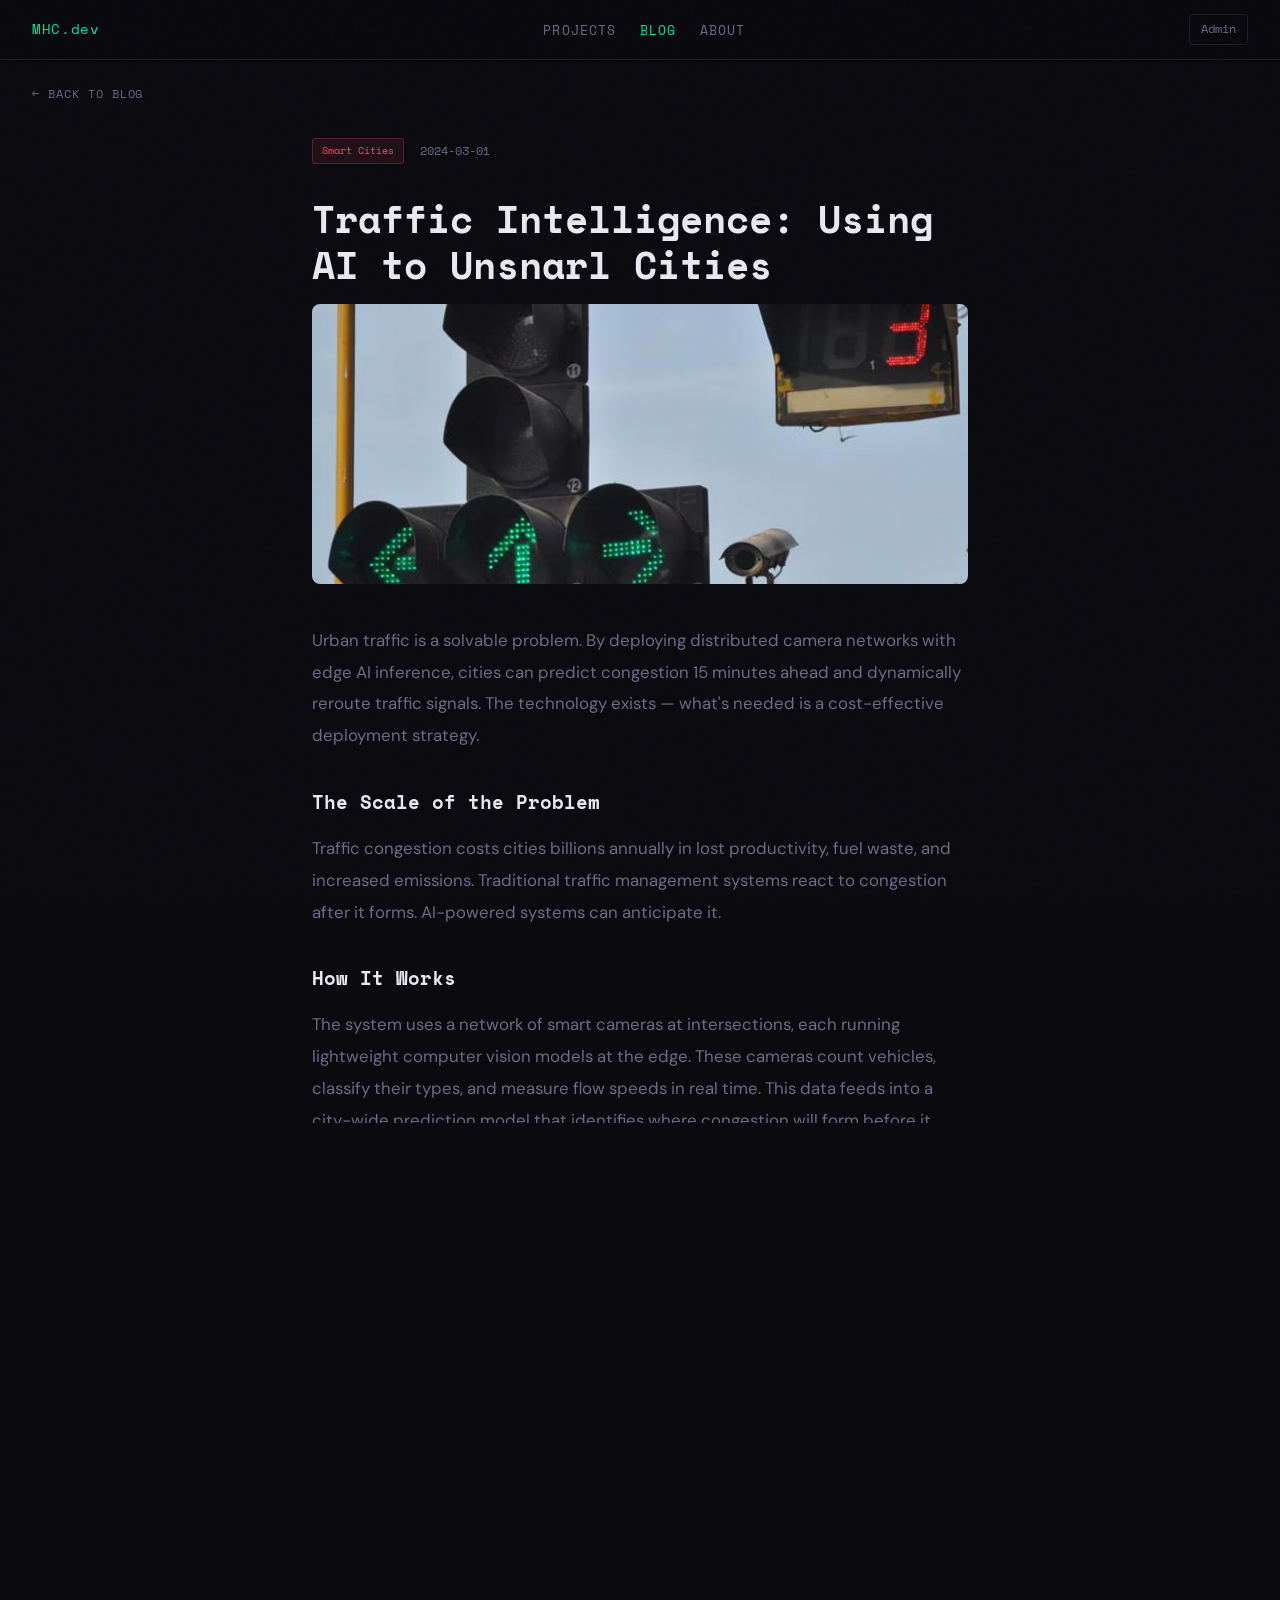
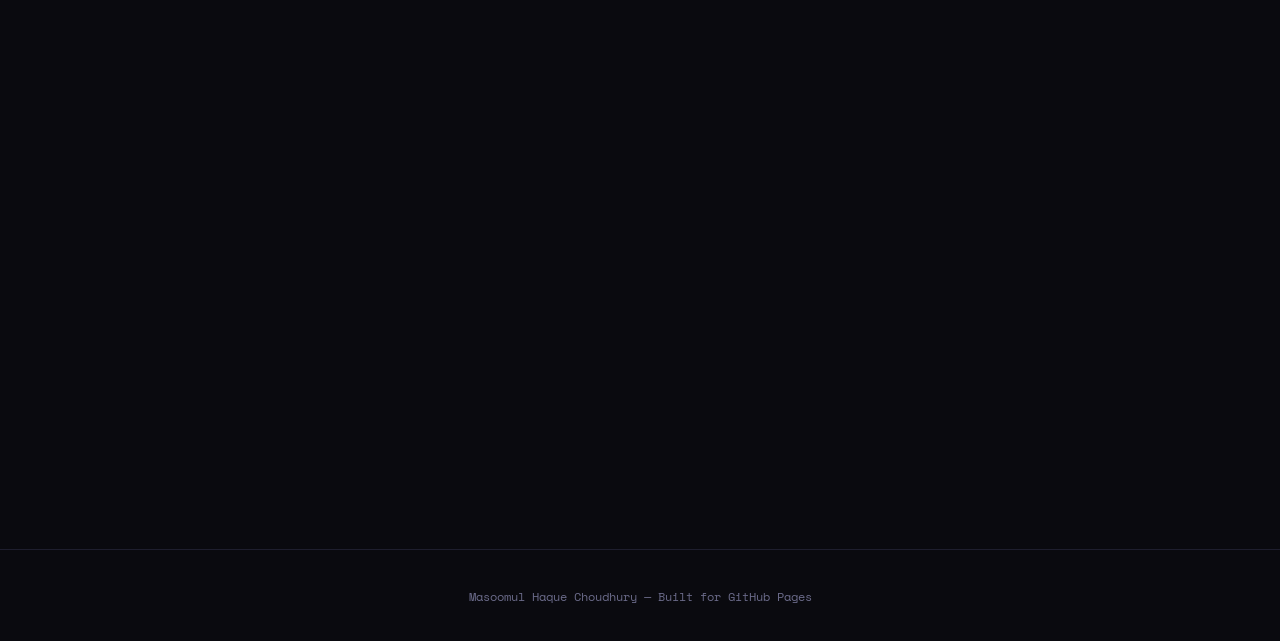
<file: blogs/traffic.html>
<!DOCTYPE html>
<html lang="en">
<head>
  <meta charset="UTF-8">
  <meta name="viewport" content="width=device-width, initial-scale=1.0">
  <title>Traffic Intelligence: Using AI to Unsnarl Cities — MHC Blog</title>
  <link rel="stylesheet" href="../style.css">
</head>
<body>
  <nav class="site-nav">
    <a href="../index.html" class="nav-logo">MHC.dev</a>
    <ul class="nav-links" id="navLinks">
      <li><a href="../projects.html">Projects</a></li>
      <li><a href="../blog.html" class="active">Blog</a></li>
      <li><a href="../index.html#about">About</a></li>
    </ul>
    <div style="display:flex;align-items:center;gap:1rem;">
      <a href="../admin.html" class="nav-admin-link">Admin</a>
      <button class="nav-toggle" id="navToggle" aria-label="Menu">
        <span></span><span></span><span></span>
      </button>
    </div>
  </nav>

  <div class="page-wrap">
    <a href="../blog.html" class="back-link">&larr; Back to Blog</a>

    <div class="article-wrap fade-up">
      <div class="article-meta">
        <span class="post-cat">Smart Cities</span>
        <span>2024-03-01</span>
      </div>
      <h1 class="article-title">Traffic Intelligence: Using AI to Unsnarl Cities</h1>
      <img src="../media/traffic.avif" alt="Traffic AI" class="article-cover" onerror="this.style.display='none'">

      <div class="article-body">
        <p>
          Urban traffic is a solvable problem. By deploying distributed camera networks with edge AI inference,
          cities can predict congestion 15 minutes ahead and dynamically reroute traffic signals. The technology
          exists — what's needed is a cost-effective deployment strategy.
        </p>

        <h2>The Scale of the Problem</h2>
        <p>
          Traffic congestion costs cities billions annually in lost productivity, fuel waste, and increased emissions.
          Traditional traffic management systems react to congestion after it forms. AI-powered systems can anticipate it.
        </p>

        <h2>How It Works</h2>
        <p>
          The system uses a network of smart cameras at intersections, each running lightweight computer vision models
          at the edge. These cameras count vehicles, classify their types, and measure flow speeds in real time.
          This data feeds into a city-wide prediction model that identifies where congestion will form before it does.
        </p>

        <h2>Dynamic Signal Control</h2>
        <p>
          Once the prediction model identifies an emerging bottleneck, it adjusts traffic signal timings upstream
          to smooth vehicle flow. Green wave corridors can be created dynamically, guiding traffic through the path
          of least resistance. Early simulations suggest <strong>reductions in congestion of up to 40%</strong> in
          optimized corridors.
        </p>

        <h2>Cost-Effective Deployment</h2>
        <p>
          The proposal outlines a phased strategy for mid-sized cities. Phase 1 focuses on the top 20 most congested
          intersections, using existing camera infrastructure where available. Phase 2 expands coverage and introduces
          the prediction model. Phase 3 integrates with public transit systems for coordinated optimization.
        </p>

        <h2>Privacy Considerations</h2>
        <p>
          All processing happens at the edge — no raw video is transmitted to the cloud. The system tracks vehicle
          counts and patterns, not individuals. This architecture ensures compliance with privacy regulations while
          maintaining the performance needed for real-time traffic management.
        </p>

        <h2>The Road Ahead</h2>
        <p>
          This isn't a distant future technology. The components — computer vision, edge computing, and traffic
          signal APIs — all exist today. The barrier is integration and deployment. With the right framework,
          cities of any size can start making their streets smarter.
        </p>
      </div>
    </div>

    <footer class="site-footer"><span>Masoomul Haque Choudhury &mdash; Built for GitHub Pages</span></footer>
  </div>

  <script>
    document.getElementById('navToggle').addEventListener('click', () => {
      document.getElementById('navLinks').classList.toggle('open');
    });
  </script>
</body>
</html>
</file>
<file: style.css>
/* ===== MASOOMUL HAQUE PORTFOLIO - GLOBAL STYLES ===== */
@import url('https://fonts.googleapis.com/css2?family=Space+Mono:wght@400;700&family=DM+Sans:ital,opsz,wght@0,9..40,300;0,9..40,400;0,9..40,500;0,9..40,700;1,9..40,300&display=swap');

:root {
  --bg: #0a0a0f;
  --bg2: #10101a;
  --bg3: #16161f;
  --border: #1e1e2e;
  --accent: #00e5a0;
  --accent2: #ff4d6d;
  --accent3: #7b61ff;
  --text: #e8e8f0;
  --muted: #6b6b8a;
  --card: #12121c;
  --card-hover: #1a1a28;
  --mono: 'Space Mono', monospace;
  --body: 'DM Sans', sans-serif;
}

*, *::before, *::after { box-sizing: border-box; margin: 0; padding: 0; }
html { scroll-behavior: smooth; }

body {
  background: var(--bg);
  color: var(--text);
  font-family: var(--body);
  font-size: 16px;
  line-height: 1.7;
  -webkit-font-smoothing: antialiased;
}

body::before {
  content: '';
  position: fixed;
  inset: 0;
  background-image: url("data:image/svg+xml,%3Csvg viewBox='0 0 256 256' xmlns='http://www.w3.org/2000/svg'%3E%3Cfilter id='n'%3E%3CfeTurbulence type='fractalNoise' baseFrequency='0.9' numOctaves='4' stitchTiles='stitch'/%3E%3C/filter%3E%3Crect width='100%25' height='100%25' filter='url(%23n)' opacity='0.03'/%3E%3C/svg%3E");
  pointer-events: none;
  z-index: 9999;
  opacity: 0.4;
}

/* NAV */
.site-nav {
  position: fixed;
  top: 0; left: 0; right: 0;
  z-index: 100;
  display: flex;
  align-items: center;
  justify-content: space-between;
  padding: 0 2rem;
  height: 60px;
  background: rgba(10,10,15,0.92);
  backdrop-filter: blur(16px);
  border-bottom: 1px solid var(--border);
}
.nav-logo {
  font-family: var(--mono);
  font-size: 0.85rem;
  color: var(--accent);
  text-decoration: none;
  letter-spacing: 0.05em;
}
.nav-links {
  display: flex;
  gap: 1.5rem;
  list-style: none;
}
.nav-links a {
  font-size: 0.8rem;
  font-family: var(--mono);
  color: var(--muted);
  text-decoration: none;
  letter-spacing: 0.08em;
  text-transform: uppercase;
  transition: color 0.2s;
}
.nav-links a:hover, .nav-links a.active { color: var(--accent); }
.nav-admin-link {
  font-size: 0.75rem;
  font-family: var(--mono);
  color: var(--muted);
  text-decoration: none;
  padding: 0.3rem 0.7rem;
  border: 1px solid var(--border);
  border-radius: 4px;
  transition: all 0.2s;
}
.nav-admin-link:hover { border-color: var(--accent); color: var(--accent); }
.nav-toggle {
  display: none;
  background: none;
  border: none;
  cursor: pointer;
  padding: 0.25rem;
  flex-direction: column;
  gap: 5px;
}
.nav-toggle span {
  display: block;
  width: 22px;
  height: 2px;
  background: var(--muted);
  transition: all 0.3s;
}

/* PAGE WRAPPER */
.page-wrap { min-height: 100vh; padding-top: 60px; }

/* SECTION HEADER */
.section-header {
  padding: 4rem 2rem 2rem;
  max-width: 1100px;
  margin: 0 auto;
}
.page-label {
  font-family: var(--mono);
  font-size: 0.72rem;
  letter-spacing: 0.15em;
  text-transform: uppercase;
  color: var(--accent);
  margin-bottom: 0.75rem;
}
.page-title {
  font-family: var(--mono);
  font-size: clamp(2rem, 5vw, 3.2rem);
  font-weight: 700;
  line-height: 1.1;
  color: var(--text);
}
.page-desc {
  margin-top: 0.75rem;
  color: var(--muted);
  font-size: 1rem;
  max-width: 560px;
}

/* SECTION LABEL */
.section-label {
  font-family: var(--mono);
  font-size: 0.72rem;
  letter-spacing: 0.18em;
  text-transform: uppercase;
  color: var(--accent);
  margin-bottom: 2.5rem;
  display: flex;
  align-items: center;
  gap: 0.75rem;
}
.section-label::after {
  content: '';
  flex: 1;
  height: 1px;
  background: var(--border);
}

/* DIVIDER */
.thin-divider {
  border: none;
  border-top: 1px solid var(--border);
  max-width: 1100px;
  margin: 0 auto;
}

/* PROJECTS */
.projects-section {
  padding: 2rem;
  max-width: 1100px;
  margin: 0 auto;
}
.projects-grid {
  display: grid;
  grid-template-columns: repeat(auto-fill, minmax(320px, 1fr));
  gap: 1.5rem;
  margin-top: 2rem;
}
.project-card {
  background: var(--card);
  border: 1px solid var(--border);
  border-radius: 8px;
  padding: 1.75rem;
  transition: border-color 0.25s, transform 0.25s, background 0.25s;
  display: flex;
  flex-direction: column;
  gap: 0.75rem;
}
.project-card:hover {
  border-color: var(--accent);
  background: var(--card-hover);
  transform: translateY(-3px);
}
.project-card-title {
  font-family: var(--mono);
  font-size: 1rem;
  font-weight: 700;
  color: var(--text);
}
.project-card-desc {
  font-size: 0.9rem;
  color: var(--muted);
  line-height: 1.6;
  flex: 1;
}
.project-tags {
  display: flex;
  flex-wrap: wrap;
  gap: 0.4rem;
  margin-top: 0.25rem;
}
.tag {
  font-family: var(--mono);
  font-size: 0.65rem;
  letter-spacing: 0.05em;
  padding: 0.2rem 0.55rem;
  border-radius: 3px;
  background: rgba(0,229,160,0.08);
  color: var(--accent);
  border: 1px solid rgba(0,229,160,0.2);
}
.project-media {
  display: grid;
  grid-template-columns: repeat(auto-fill, minmax(90px, 1fr));
  gap: 0.5rem;
  margin-top: 0.5rem;
}
.project-media img {
  width: 100%;
  height: 70px;
  object-fit: cover;
  border-radius: 4px;
  cursor: pointer;
  transition: opacity 0.2s;
}
.project-media img:hover { opacity: 0.8; }
.project-link {
  font-family: var(--mono);
  font-size: 0.75rem;
  color: var(--accent3);
  text-decoration: none;
}
.project-link:hover { text-decoration: underline; }
.project-video {
  width: 100%;
  border-radius: 6px;
  margin-top: 0.5rem;
}

/* BACK LINK */
.back-link {
  display: inline-flex;
  align-items: center;
  gap: 0.5rem;
  font-family: var(--mono);
  font-size: 0.75rem;
  color: var(--muted);
  text-decoration: none;
  letter-spacing: 0.08em;
  text-transform: uppercase;
  transition: color 0.2s;
  margin: 1.5rem 2rem 0;
}
.back-link:hover { color: var(--accent); }

/* BLOG */
.posts-list {
  display: flex;
  flex-direction: column;
  gap: 1.5rem;
  margin-top: 2rem;
}
.post-card {
  background: var(--card);
  border: 1px solid var(--border);
  border-radius: 8px;
  padding: 1.75rem;
  display: grid;
  grid-template-columns: 1fr auto;
  gap: 1rem;
  align-items: start;
  transition: border-color 0.25s;
  cursor: pointer;
  text-decoration: none;
  color: inherit;
}
.post-card:hover { border-color: var(--accent2); }
.post-title {
  font-family: var(--mono);
  font-size: 1.05rem;
  font-weight: 700;
  color: var(--text);
  margin-bottom: 0.4rem;
}
.post-summary { font-size: 0.9rem; color: var(--muted); }
.post-meta {
  font-family: var(--mono);
  font-size: 0.7rem;
  color: var(--muted);
  margin-top: 0.75rem;
}
.post-cat {
  font-family: var(--mono);
  font-size: 0.65rem;
  padding: 0.2rem 0.55rem;
  border-radius: 3px;
  background: rgba(255,77,109,0.1);
  color: var(--accent2);
  border: 1px solid rgba(255,77,109,0.25);
  white-space: nowrap;
}
.post-thumb {
  width: 120px;
  height: 80px;
  object-fit: cover;
  border-radius: 4px;
}

/* LIGHTBOX */
.lightbox {
  display: none;
  position: fixed;
  inset: 0;
  background: rgba(0,0,0,0.9);
  z-index: 1000;
  align-items: center;
  justify-content: center;
}
.lightbox.open { display: flex; }
.lightbox img {
  max-width: 90vw;
  max-height: 85vh;
  border-radius: 6px;
}
.lightbox-close {
  position: absolute;
  top: 1.5rem; right: 1.5rem;
  font-size: 2rem;
  color: #fff;
  cursor: pointer;
  font-family: var(--mono);
  line-height: 1;
  opacity: 0.7;
}
.lightbox-close:hover { opacity: 1; }

/* POST MODAL */
.post-modal {
  display: none;
  position: fixed;
  inset: 0;
  background: rgba(0,0,0,0.85);
  z-index: 1000;
  align-items: center;
  justify-content: center;
  padding: 1rem;
}
.post-modal.open { display: flex; }
.post-modal-inner {
  background: var(--bg3);
  border: 1px solid var(--border);
  border-radius: 10px;
  max-width: 680px;
  width: 100%;
  max-height: 85vh;
  overflow-y: auto;
  padding: 2.5rem;
  position: relative;
}
.post-modal-close {
  position: absolute;
  top: 1rem; right: 1.5rem;
  font-size: 1.5rem;
  cursor: pointer;
  color: var(--muted);
  font-family: var(--mono);
  background: none;
  border: none;
}
.post-modal-close:hover { color: var(--text); }

/* EMPTY STATE */
.empty-state {
  text-align: center;
  padding: 4rem 2rem;
  color: var(--muted);
  font-family: var(--mono);
  font-size: 0.85rem;
}

/* BUTTONS */
.btn-primary {
  display: inline-flex;
  align-items: center;
  gap: 0.5rem;
  padding: 0.7rem 1.5rem;
  background: var(--accent);
  color: #0a0a0f;
  font-family: var(--mono);
  font-size: 0.78rem;
  letter-spacing: 0.08em;
  text-transform: uppercase;
  text-decoration: none;
  border-radius: 4px;
  font-weight: 700;
  transition: opacity 0.2s;
  border: none;
  cursor: pointer;
}
.btn-primary:hover { opacity: 0.85; }
.btn-ghost {
  display: inline-flex;
  align-items: center;
  gap: 0.5rem;
  padding: 0.7rem 1.5rem;
  border: 1px solid var(--border);
  color: var(--muted);
  font-family: var(--mono);
  font-size: 0.78rem;
  letter-spacing: 0.08em;
  text-transform: uppercase;
  text-decoration: none;
  border-radius: 4px;
  transition: border-color 0.2s, color 0.2s;
  background: none;
  cursor: pointer;
}
.btn-ghost:hover { border-color: var(--text); color: var(--text); }
.btn-danger {
  display: inline-flex;
  align-items: center;
  gap: 0.5rem;
  padding: 0.5rem 1rem;
  background: rgba(255,77,109,0.12);
  color: var(--accent2);
  font-family: var(--mono);
  font-size: 0.72rem;
  border: 1px solid rgba(255,77,109,0.3);
  border-radius: 4px;
  cursor: pointer;
  transition: background 0.2s;
}
.btn-danger:hover { background: rgba(255,77,109,0.25); }
.btn-edit {
  display: inline-flex;
  align-items: center;
  gap: 0.5rem;
  padding: 0.5rem 1rem;
  background: rgba(123,97,255,0.12);
  color: var(--accent3);
  font-family: var(--mono);
  font-size: 0.72rem;
  border: 1px solid rgba(123,97,255,0.3);
  border-radius: 4px;
  cursor: pointer;
  transition: background 0.2s;
}
.btn-edit:hover { background: rgba(123,97,255,0.25); }

/* ADMIN */
.admin-layout {
  display: grid;
  grid-template-columns: 220px 1fr;
  min-height: calc(100vh - 60px);
}
.admin-sidebar {
  border-right: 1px solid var(--border);
  padding: 2rem 1rem;
  background: var(--bg2);
  position: sticky;
  top: 60px;
  height: calc(100vh - 60px);
  overflow-y: auto;
}
.admin-sidebar-title {
  font-family: var(--mono);
  font-size: 0.65rem;
  letter-spacing: 0.15em;
  text-transform: uppercase;
  color: var(--muted);
  margin-bottom: 1rem;
  padding: 0 0.75rem;
}
.admin-nav-item {
  display: block;
  padding: 0.6rem 0.75rem;
  font-family: var(--mono);
  font-size: 0.78rem;
  color: var(--muted);
  text-decoration: none;
  border-radius: 4px;
  cursor: pointer;
  transition: background 0.2s, color 0.2s;
  border: none;
  background: none;
  width: 100%;
  text-align: left;
  letter-spacing: 0.03em;
  margin-bottom: 0.25rem;
}
.admin-nav-item:hover, .admin-nav-item.active { background: var(--border); color: var(--accent); }
.admin-main { padding: 2rem; max-width: 900px; }
.admin-section { display: none; }
.admin-section.active { display: block; }
.admin-form-group { margin-bottom: 1.25rem; }
.admin-form-group label {
  display: block;
  font-family: var(--mono);
  font-size: 0.72rem;
  letter-spacing: 0.08em;
  text-transform: uppercase;
  color: var(--muted);
  margin-bottom: 0.4rem;
}
.admin-input, .admin-select, .admin-textarea {
  width: 100%;
  background: var(--bg2);
  border: 1px solid var(--border);
  border-radius: 4px;
  padding: 0.65rem 0.9rem;
  color: var(--text);
  font-family: var(--body);
  font-size: 0.9rem;
  transition: border-color 0.2s;
  outline: none;
}
.admin-input:focus, .admin-select:focus, .admin-textarea:focus { border-color: var(--accent); }
.admin-textarea { resize: vertical; min-height: 100px; }
.admin-table { width: 100%; border-collapse: collapse; margin-top: 1rem; }
.admin-table th {
  font-family: var(--mono);
  font-size: 0.65rem;
  letter-spacing: 0.1em;
  text-transform: uppercase;
  color: var(--muted);
  text-align: left;
  padding: 0.75rem 1rem;
  border-bottom: 1px solid var(--border);
}
.admin-table td {
  padding: 0.85rem 1rem;
  border-bottom: 1px solid var(--border);
  font-size: 0.88rem;
  color: var(--text);
  vertical-align: middle;
}
.admin-table tr:hover td { background: var(--bg2); }
.admin-card {
  background: var(--card);
  border: 1px solid var(--border);
  border-radius: 8px;
  padding: 1.5rem;
  margin-bottom: 1rem;
}
.admin-card-header {
  display: flex;
  justify-content: space-between;
  align-items: center;
  margin-bottom: 1rem;
}
.form-row { display: grid; grid-template-columns: 1fr 1fr; gap: 1rem; }
.form-actions { display: flex; gap: 0.75rem; margin-top: 1.5rem; flex-wrap: wrap; }

/* Tags input */
.tags-input-wrap {
  display: flex;
  flex-wrap: wrap;
  gap: 0.4rem;
  background: var(--bg2);
  border: 1px solid var(--border);
  border-radius: 4px;
  padding: 0.5rem;
  min-height: 44px;
  cursor: text;
}
.tags-input-wrap:focus-within { border-color: var(--accent); }
.tags-input-wrap input {
  flex: 1;
  min-width: 80px;
  background: none;
  border: none;
  color: var(--text);
  font-size: 0.9rem;
  outline: none;
  padding: 0.15rem 0.25rem;
}
.tag-chip {
  display: inline-flex;
  align-items: center;
  gap: 0.3rem;
  font-family: var(--mono);
  font-size: 0.65rem;
  padding: 0.2rem 0.55rem;
  border-radius: 3px;
  background: rgba(0,229,160,0.1);
  color: var(--accent);
  border: 1px solid rgba(0,229,160,0.25);
}
.tag-chip button {
  background: none;
  border: none;
  color: var(--accent);
  cursor: pointer;
  padding: 0;
  font-size: 0.85rem;
  line-height: 1;
}

/* Alert */
.alert {
  padding: 0.75rem 1rem;
  border-radius: 4px;
  font-family: var(--mono);
  font-size: 0.78rem;
  margin-bottom: 1rem;
  display: none;
}
.alert.show { display: block; }
.alert-success { background: rgba(0,229,160,0.1); color: var(--accent); border: 1px solid rgba(0,229,160,0.25); }
.alert-error { background: rgba(255,77,109,0.1); color: var(--accent2); border: 1px solid rgba(255,77,109,0.25); }

/* FILTER BAR */
.filter-bar {
  display: flex;
  gap: 0.5rem;
  flex-wrap: wrap;
  margin-top: 1.5rem;
}
.filter-btn {
  font-family: var(--mono);
  font-size: 0.7rem;
  letter-spacing: 0.06em;
  padding: 0.35rem 0.8rem;
  border: 1px solid var(--border);
  border-radius: 3px;
  background: none;
  color: var(--muted);
  cursor: pointer;
  transition: all 0.2s;
}
.filter-btn:hover, .filter-btn.active { border-color: var(--accent); color: var(--accent); background: rgba(0,229,160,0.06); }

/* ARTICLE */
.article-wrap {
  max-width: 720px;
  margin: 0 auto;
  padding: 2rem 2rem 4rem;
}
.article-title {
  font-family: var(--mono);
  font-size: clamp(1.6rem, 4vw, 2.4rem);
  font-weight: 700;
  color: var(--text);
  line-height: 1.2;
  margin-bottom: 1rem;
}
.article-meta {
  display: flex;
  gap: 1rem;
  flex-wrap: wrap;
  align-items: center;
  font-family: var(--mono);
  font-size: 0.72rem;
  color: var(--muted);
  margin-bottom: 2rem;
}
.article-cover {
  width: 100%;
  height: 280px;
  object-fit: cover;
  border-radius: 8px;
  margin-bottom: 2rem;
}
.article-body { font-size: 1.05rem; color: var(--muted); line-height: 1.9; }
.article-body h2 { font-family: var(--mono); font-size: 1.2rem; color: var(--text); margin: 2rem 0 0.75rem; }
.article-body p { margin-bottom: 1.25rem; }
.article-body ul { padding-left: 1.5rem; margin-bottom: 1.25rem; }
.article-body li { margin-bottom: 0.4rem; }
.article-body strong { color: var(--accent); font-weight: 500; }

/* FOOTER */
.site-footer {
  border-top: 1px solid var(--border);
  padding: 2rem;
  text-align: center;
  margin-top: 4rem;
}
.site-footer span { font-family: var(--mono); font-size: 0.72rem; color: var(--muted); }

/* RESPONSIVE */
@media (max-width: 768px) {
  .nav-links { display: none; }
  .nav-links.open {
    display: flex;
    flex-direction: column;
    position: absolute;
    top: 60px; left: 0; right: 0;
    background: rgba(10,10,15,0.97);
    border-bottom: 1px solid var(--border);
    padding: 1rem 2rem;
    gap: 1rem;
  }
  .nav-toggle { display: flex; }
  .page-title { font-size: 1.8rem; }
  .projects-grid { grid-template-columns: 1fr; }
  .post-card { grid-template-columns: 1fr; }
  .post-thumb { width: 100%; height: 160px; }
  .admin-layout { grid-template-columns: 1fr; }
  .admin-sidebar { position: static; height: auto; display: flex; flex-wrap: wrap; gap: 0.25rem; padding: 1rem; }
  .form-row { grid-template-columns: 1fr; }
}

/* ANIMATIONS */
@keyframes fadeUp {
  from { opacity: 0; transform: translateY(20px); }
  to { opacity: 1; transform: translateY(0); }
}
.fade-up { animation: fadeUp 0.5s ease both; }
.delay-1 { animation-delay: 0.1s; }
.delay-2 { animation-delay: 0.2s; }
.delay-3 { animation-delay: 0.3s; }
.delay-4 { animation-delay: 0.4s; }

/* ===== BLOG FULLSCREEN MODAL ===== */
.blog-fullscreen-modal {
  position: fixed;
  inset: 0;
  background: rgba(10,10,15,0.92);
  z-index: 9000;
  display: flex;
  align-items: flex-start;
  justify-content: center;
  padding: 2rem 1rem;
  opacity: 0;
  pointer-events: none;
  transition: opacity 0.25s ease;
  overflow-y: auto;
}
.blog-fullscreen-modal.open {
  opacity: 1;
  pointer-events: all;
}
.blog-fullscreen-inner {
  background: var(--bg);
  border: 1px solid var(--border);
  border-radius: 12px;
  width: 100%;
  max-width: 780px;
  min-height: 60vh;
  position: relative;
  overflow: hidden;
  animation: blogSlideIn 0.3s ease;
}
@keyframes blogSlideIn {
  from { transform: translateY(20px); opacity: 0; }
  to { transform: translateY(0); opacity: 1; }
}
.blog-fullscreen-header {
  display: flex;
  justify-content: flex-end;
  padding: 1rem 1.25rem 0;
  position: sticky;
  top: 0;
  background: var(--bg);
  border-bottom: 1px solid var(--border);
  z-index: 10;
}
.blog-fullscreen-close {
  background: var(--bg2);
  border: 1px solid var(--border);
  border-radius: 6px;
  color: var(--muted);
  font-family: var(--mono);
  font-size: 0.78rem;
  padding: 0.4rem 0.9rem;
  cursor: pointer;
  margin-bottom: 0.75rem;
  transition: all 0.2s;
}
.blog-fullscreen-close:hover {
  border-color: var(--accent2);
  color: var(--accent2);
}
.blog-fullscreen-content {
  padding: 2rem 2.5rem 3rem;
  overflow-y: auto;
}
.blog-article-meta {
  display: flex;
  gap: 0.75rem;
  align-items: center;
  margin-bottom: 1rem;
  flex-wrap: wrap;
}
.blog-article-date {
  font-family: var(--mono);
  font-size: 0.75rem;
  color: var(--muted);
}
.blog-article-title {
  font-family: var(--mono);
  font-size: clamp(1.3rem, 3vw, 2rem);
  color: var(--text);
  line-height: 1.25;
  margin-bottom: 1.5rem;
  font-weight: 700;
}
.blog-hero-img {
  width: 100%;
  max-height: 300px;
  object-fit: cover;
  border-radius: 8px;
  margin-bottom: 2rem;
}
.blog-article-body {
  color: var(--muted);
  line-height: 1.8;
  font-size: 0.97rem;
}

/* ===== MARKDOWN BODY STYLES ===== */
.markdown-body h1 {
  font-family: var(--mono);
  font-size: 1.6rem;
  color: var(--text);
  margin: 2rem 0 1rem;
  border-bottom: 1px solid var(--border);
  padding-bottom: 0.5rem;
}
.markdown-body h2 {
  font-family: var(--mono);
  font-size: 1.2rem;
  color: var(--text);
  margin: 1.75rem 0 0.75rem;
}
.markdown-body h3 {
  font-family: var(--mono);
  font-size: 1rem;
  color: var(--accent);
  margin: 1.5rem 0 0.5rem;
}
.markdown-body p {
  margin: 0.75rem 0;
  color: var(--muted);
}
.markdown-body strong { color: var(--text); }
.markdown-body em { color: var(--accent); font-style: italic; }
.markdown-body code {
  font-family: var(--mono);
  background: var(--bg2);
  border: 1px solid var(--border);
  border-radius: 4px;
  padding: 0.15em 0.4em;
  font-size: 0.87em;
  color: var(--accent2);
}
.markdown-body blockquote {
  border-left: 3px solid var(--accent);
  background: rgba(0,229,160,0.04);
  padding: 0.75rem 1.25rem;
  margin: 1rem 0;
  border-radius: 0 6px 6px 0;
  color: var(--muted);
  font-style: italic;
}
.markdown-body ul {
  padding-left: 1.5rem;
  margin: 0.75rem 0;
}
.markdown-body li {
  margin: 0.35rem 0;
  color: var(--muted);
}
.markdown-body a {
  color: var(--accent);
  text-decoration: underline;
}
.markdown-body hr {
  border: none;
  border-top: 1px solid var(--border);
  margin: 1.5rem 0;
}

/* ===== PROJECT BLOG BLOCK ===== */
.project-blog-block {
  margin-top: 1.25rem;
  padding: 1rem 1.25rem;
  background: rgba(0,229,160,0.04);
  border: 1px solid rgba(0,229,160,0.2);
  border-radius: 8px;
  border-left: 3px solid var(--accent);
}
.project-blog-label {
  font-family: var(--mono);
  font-size: 0.65rem;
  color: var(--accent);
  letter-spacing: 0.15em;
  text-transform: uppercase;
  margin-bottom: 0.4rem;
}
.project-blog-title {
  font-family: var(--mono);
  font-size: 0.88rem;
  color: var(--text);
  font-weight: 600;
  margin-bottom: 0.35rem;
  line-height: 1.3;
}
.project-blog-summary {
  font-size: 0.8rem;
  color: var(--muted);
  line-height: 1.55;
  margin-bottom: 0.75rem;
}
.project-blog-btn {
  background: none;
  border: 1px solid var(--accent);
  border-radius: 6px;
  color: var(--accent);
  font-family: var(--mono);
  font-size: 0.75rem;
  padding: 0.4rem 0.9rem;
  cursor: pointer;
  transition: all 0.2s;
  letter-spacing: 0.05em;
}
.project-blog-btn:hover {
  background: var(--accent);
  color: #0a0a0f;
}

/* ===== PINNED BADGE ===== */
.pinned-badge {
  display: inline-flex;
  align-items: center;
  gap: 0.25rem;
  font-family: var(--mono);
  font-size: 0.65rem;
  color: var(--accent);
  background: rgba(0,229,160,0.08);
  border: 1px solid rgba(0,229,160,0.25);
  border-radius: 20px;
  padding: 0.15rem 0.6rem;
}

/* ===== PROJECT CARD ACTIONS ===== */
.project-card-actions {
  display: flex;
  gap: 0.75rem;
  flex-wrap: wrap;
  margin-top: 0.75rem;
}

/* ===== ARRANGE SECTION RESPONSIVE ===== */
@media (max-width: 600px) {
  .blog-fullscreen-content { padding: 1.25rem 1.25rem 2rem; }
  .blog-article-title { font-size: 1.15rem; }
  .reorder-item { flex-wrap: wrap; gap: 0.5rem; }
}
</file>
